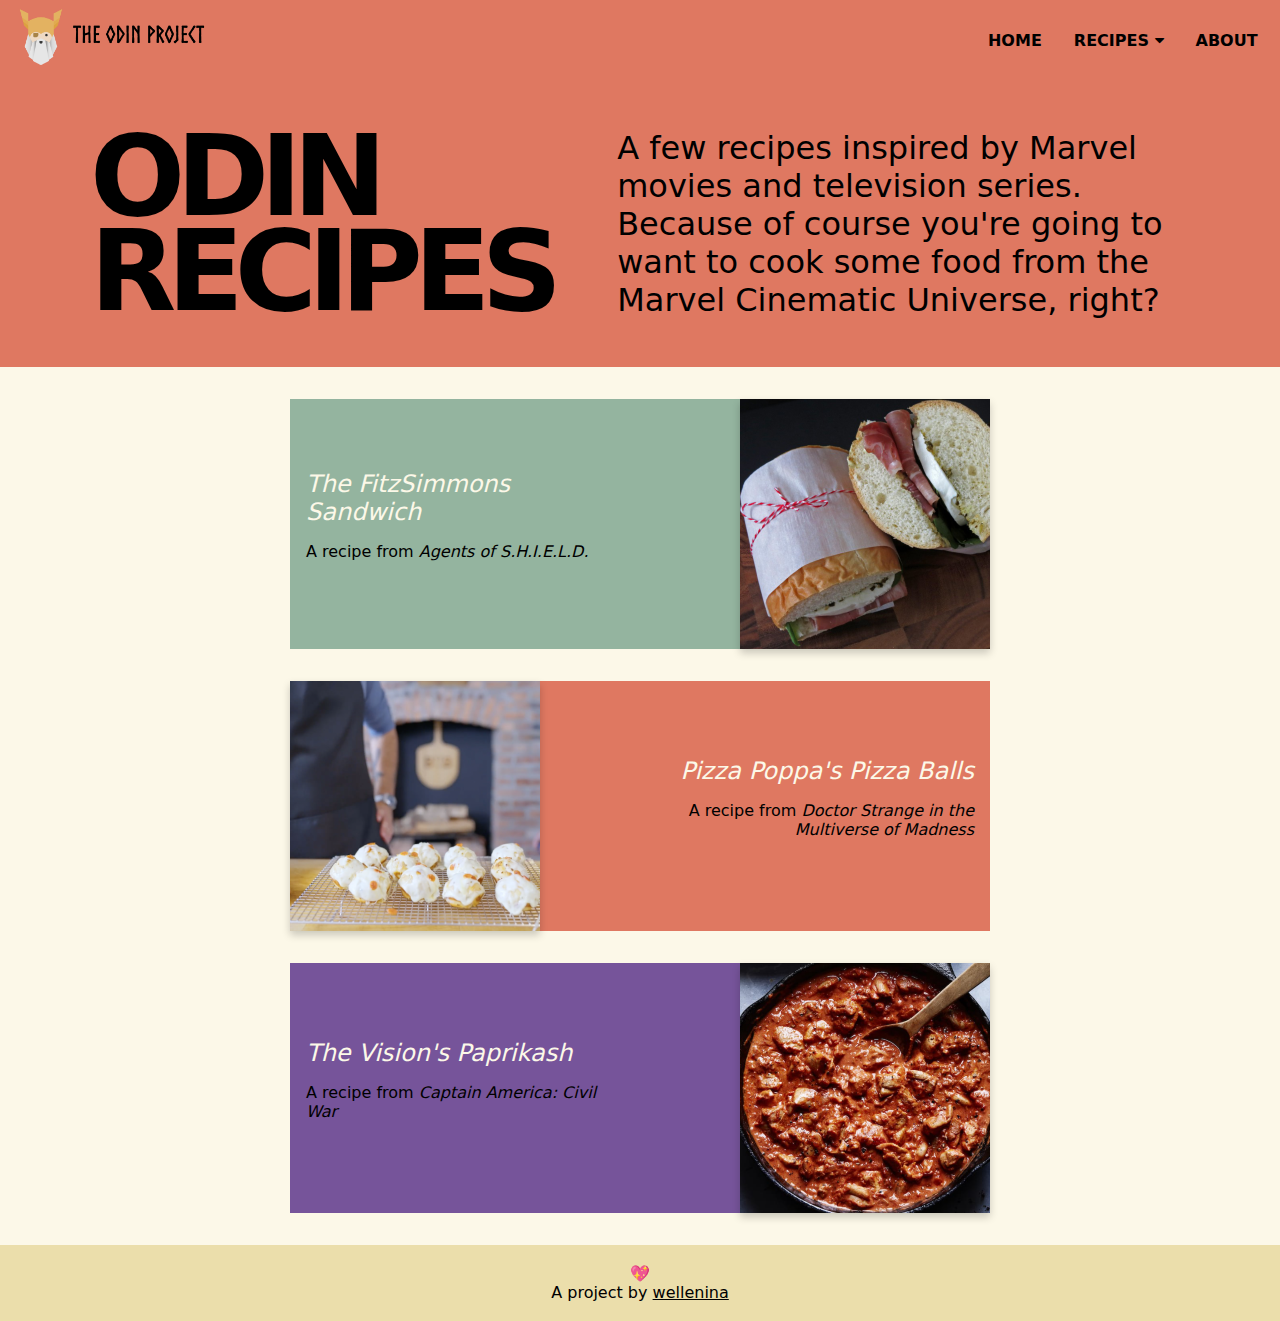
<file: index.html>
<!DOCTYPE html>

<html lang="en">
  <head>
    <meta charset="utf-8" />
    <title>Odin Recipes</title>
    <link rel="stylesheet" href="style.css" />
    <link
      rel="stylesheet"
      href="https://cdnjs.cloudflare.com/ajax/libs/font-awesome/4.7.0/css/font-awesome.min.css"
    />
  </head>

  <body>
      <div class="top-navbar">
        <a href="https://www.theodinproject.com/" target="_blank">
          <img id="odin" src="images/theOdinProject.png" alt="The Odin Project">
      </a>

        <div class="navbar">
          <a href="#">Home</a>

          <div class="subnav">
            <button class="subnavbtn">
              Recipes <i class="fa fa-caret-down"></i>
            </button>
            <div class="subnav-content">
              <a href="#fitzsimmons">The FitzSimmons Sandwich</a>
              <a href="#pizza">Pizza Poppa&apos;s Pizza Balls</a>
              <a href="#vision">The Vision&apos;s Paprikash</a>
            </div>
          </div>

          <a href="#footer">About</a>
        </div>
      </div>
      <div class="red">
      <header>
        <h1>Odin Recipes</h1>
        <p>
          A few recipes inspired by Marvel movies and television series.<br />Because
          of course you&apos;re going to want to cook some food from the Marvel
          Cinematic Universe, right?
        </p>
      </header>
    </div>

    <div class="recipe green" id="fitzsimmons">
      <div class="recipe-name">
        <a href="recipes/fitzsimmons.html">The FitzSimmons Sandwich</a>
        <p>A recipe from <em>Agents of S.H.I.E.L.D.</em></p>
      </div>

      <div class="flip">
        <div class="flip-inner">
          <div class="front">
            <img
              src="images/sandwich_index.png"
              alt="Prosciutto and buffalo mozzarella sandwich, with just a hint of homemade pesto aioli"
            />
          </div>

          <div class="back">
            <img
              src="images/agents_of_shield.png"
              alt="Agents of S.H.I.E.L.D."
            />
          </div>
        </div>
      </div>
    </div>

    <div class="recipe red" id="pizza">
      <div class="recipe-name">
        <a href="recipes/pizzapoppa.html">Pizza Poppa&apos;s Pizza Balls</a>
        <p>
          A recipe from <em>Doctor Strange in the Multiverse of Madness</em>
        </p>
      </div>

      <div class="flip">
        <div class="flip-inner">
          <div class="front">
            <img
              src="images/pizzaballs_index.png"
              alt="Freshly baked delicious pizza balls"
            />
          </div>

          <div class="back">
            <img
              src="images/doctor_strange.png"
              alt="Doctor Strange in the Multiverse of Madness"
            />
          </div>
        </div>
      </div>
    </div>

    <div class="recipe purple" id="vision">
      <div class="recipe-name">
        <a href="recipes/paprikash.html">The Vision&apos;s Paprikash</a>
        <p>A recipe from <em>Captain America: Civil War</em></p>
      </div>

      <div class="flip">
        <div class="flip-inner">
          <div class="front">
            <img
              src="images/paprikash_index.png"
              alt="A delicious Chicken Paprikash"
            />
          </div>

          <div class="back">
            <img src="images/civil_war.png" alt="Captain America: Civil War" />
          </div>
        </div>
      </div>
    </div>

    <footer id="footer">
      <p>
        &#x1F496; <br />
        A project by
        <a href="https://github.com/wellenina" target="_blank">wellenina</a>
      </p>
    </footer>
  </body>
</html>
</file>
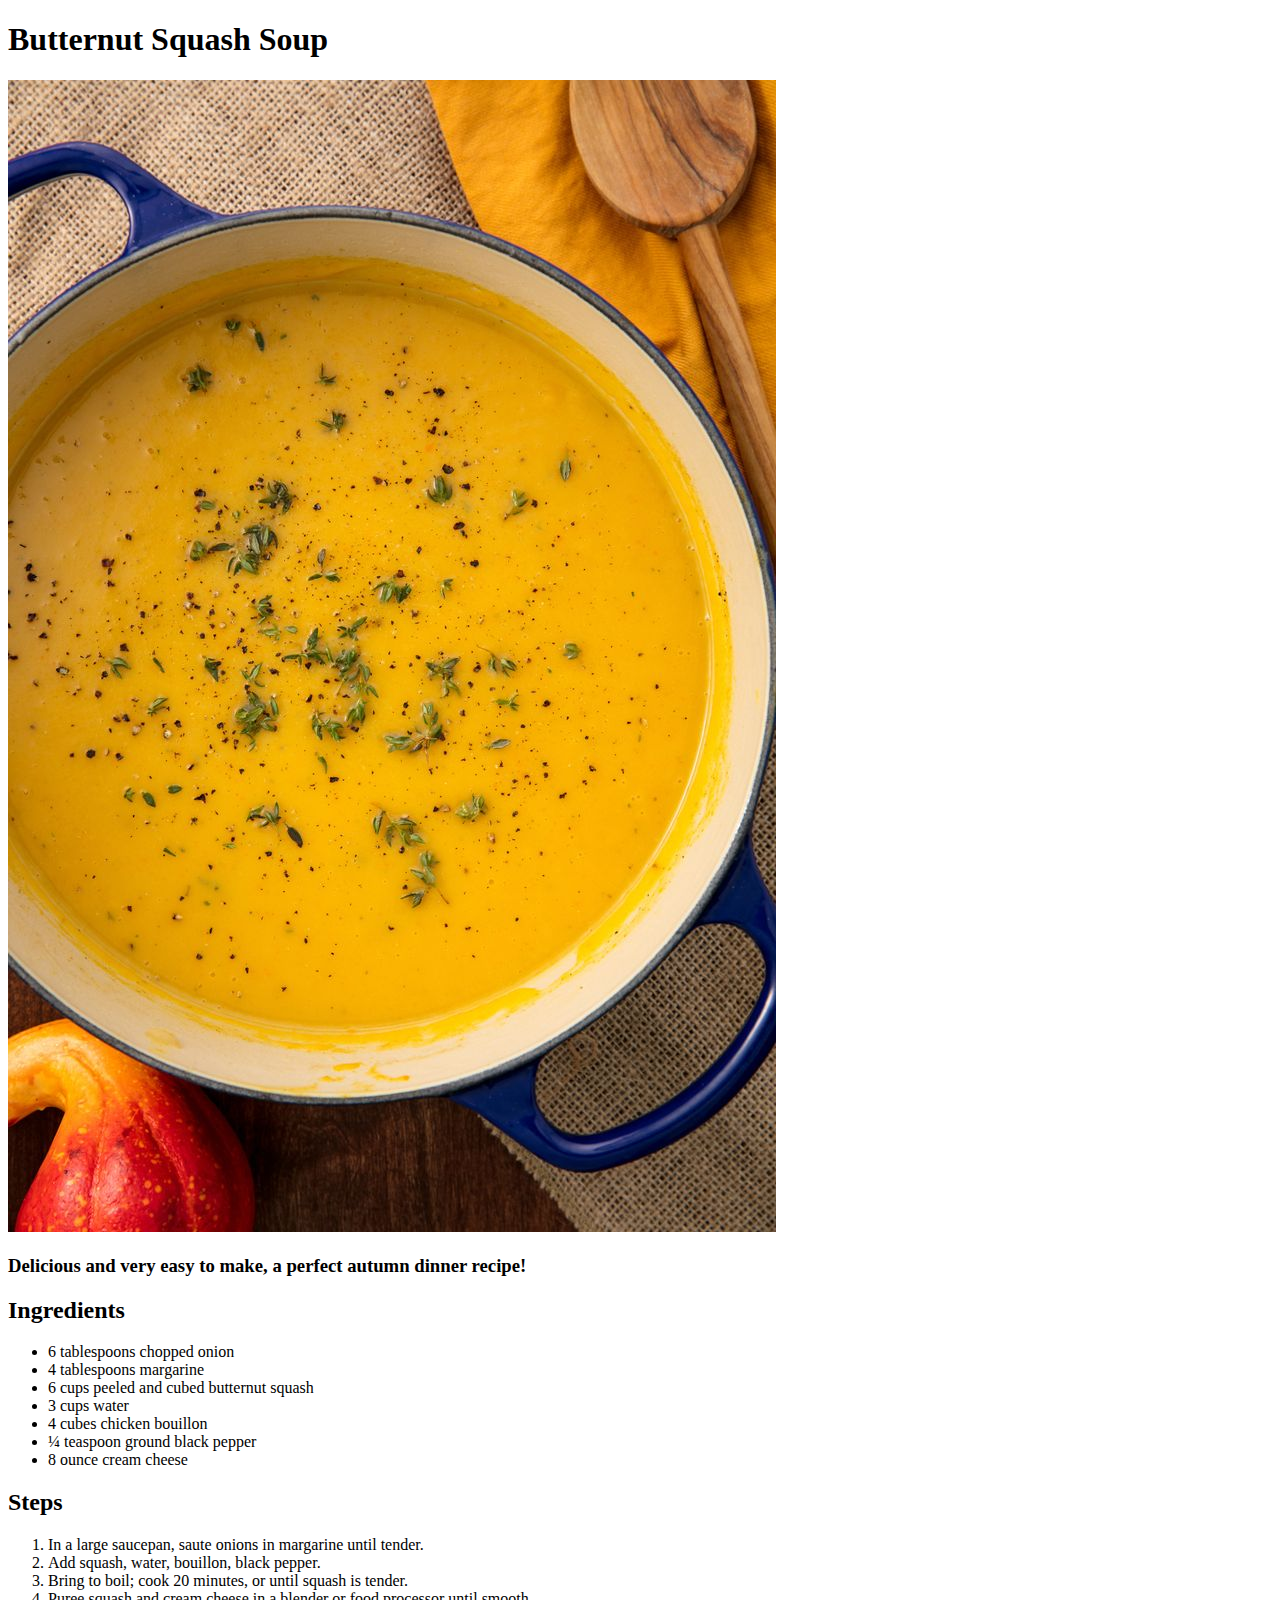
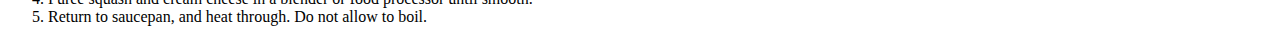
<file: odin-recipes/butternut-squash-soup.html>
<!DOCTYPE html>

<html>
    
    <head>
    <title>Butternut Squash Soup</title>
    <meta charset="utf-8">
    </head>

    <body>
        <h1>Butternut Squash Soup</h1>
        
        <img src="../images/soup.jpeg" alt="Butternut Squash Soup">
        
        <h3>Delicious and very easy to make, a perfect autumn dinner recipe!</h3>
        
        <h2>Ingredients</h2>
        
        <ul>
            <li>6 tablespoons chopped onion</li>
            <li>4 tablespoons margarine</li>
            <li>6 cups peeled and cubed butternut squash</li>
            <li>3 cups water</li>
            <li>4 cubes chicken bouillon</li>
            <li>¼ teaspoon ground black pepper</li>
            <li>8 ounce cream cheese</li>
        </ul>
        
        
       <h2>Steps</h2>
        
        <ol>
            <li>In a large saucepan, saute onions in margarine until tender.</li>
            <li>Add squash, water, bouillon, black pepper.</li>
            <li>Bring to boil; cook 20 minutes, or until squash is tender.</li>
            <li>Puree squash and cream cheese in a blender or food processor until smooth.</li>
            <li>Return to saucepan, and heat through. Do not allow to boil.</li>        
        </ol>    
        
    </body>

</html>
</file>
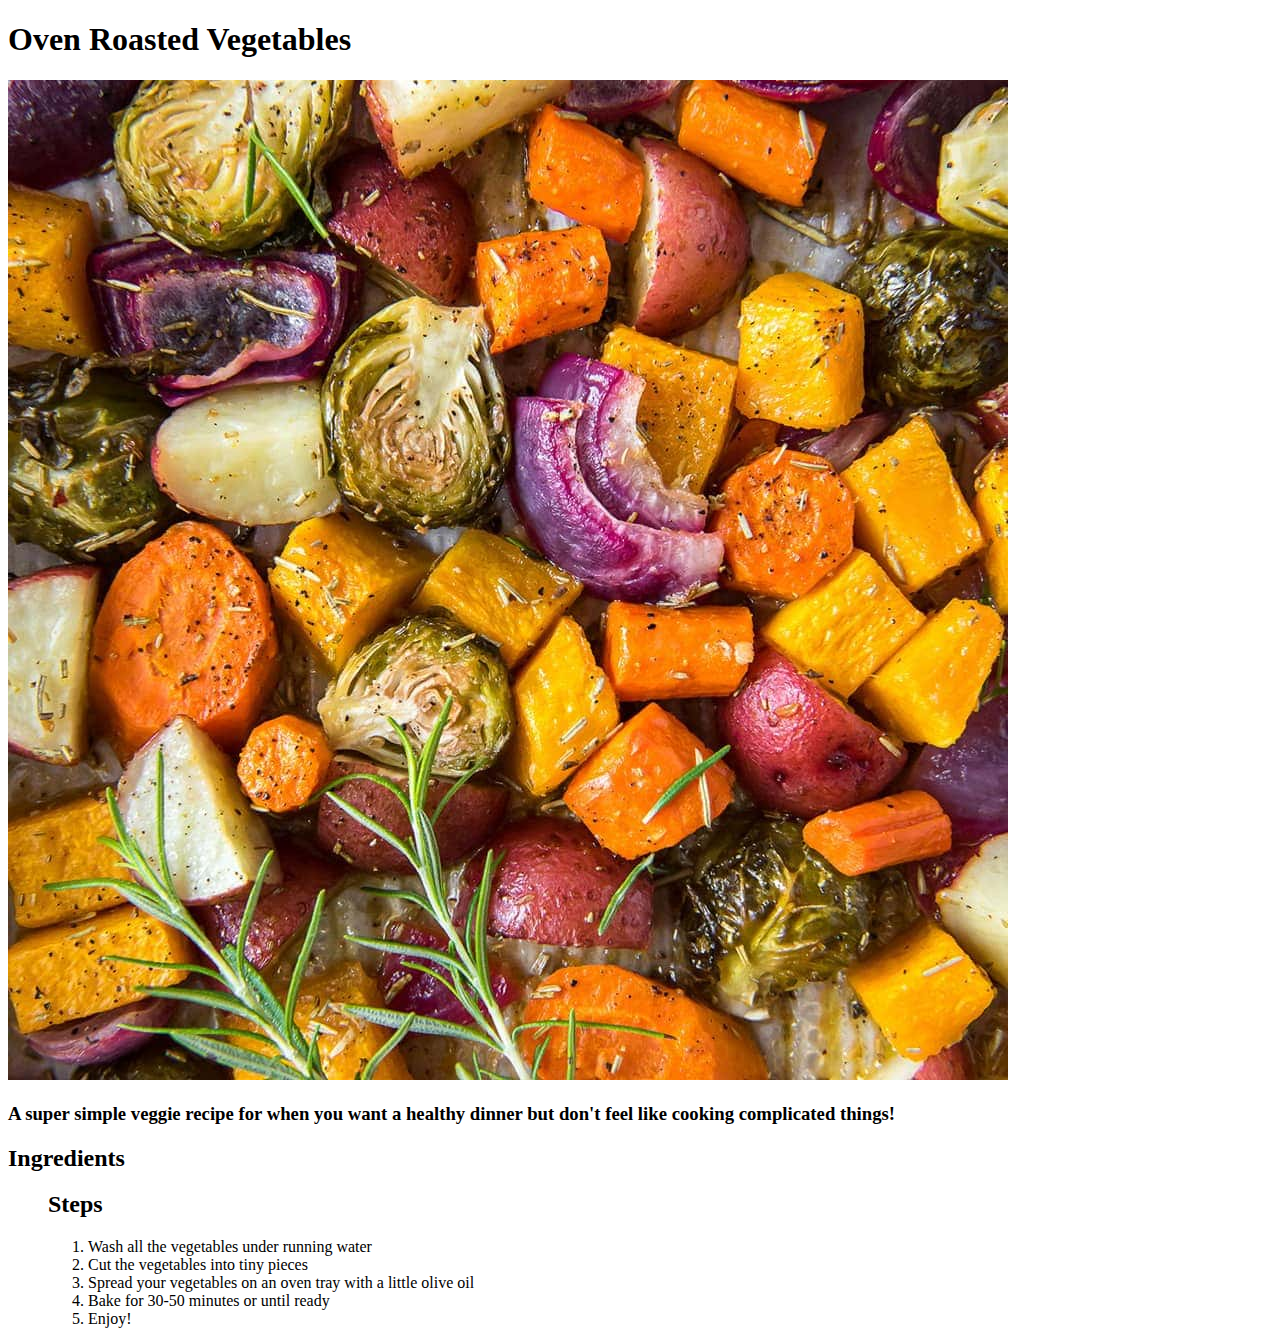
<file: odin-recipes/vegetables.html>
<!DOCTYPE html>

<html lang="en">

  <head>
    <title>Oven Roasted Vegetables</title>
    <meta charset="UTF-8">
  </head>

  <body>
    <h1>Oven Roasted Vegetables</h1>

    <img src="../images/vegetables.jpeg" alt="Oven Roasted Vegetables">

    <h3>A super simple veggie recipe for when you want a healthy dinner but don't feel like cooking complicated things!</h2>

    <h2>Ingredients</h2>
      <ul>

    <h2>Steps</h2>
      <ol>
        <li>Wash all the vegetables under running water</li>
        <li>Cut the vegetables into tiny pieces</li>
        <li>Spread your vegetables on an oven tray with a little olive oil</li>
        <li>Bake for 30-50 minutes or until ready</li>
        <li>Enjoy!</li>

  </body>

</html>
</file>
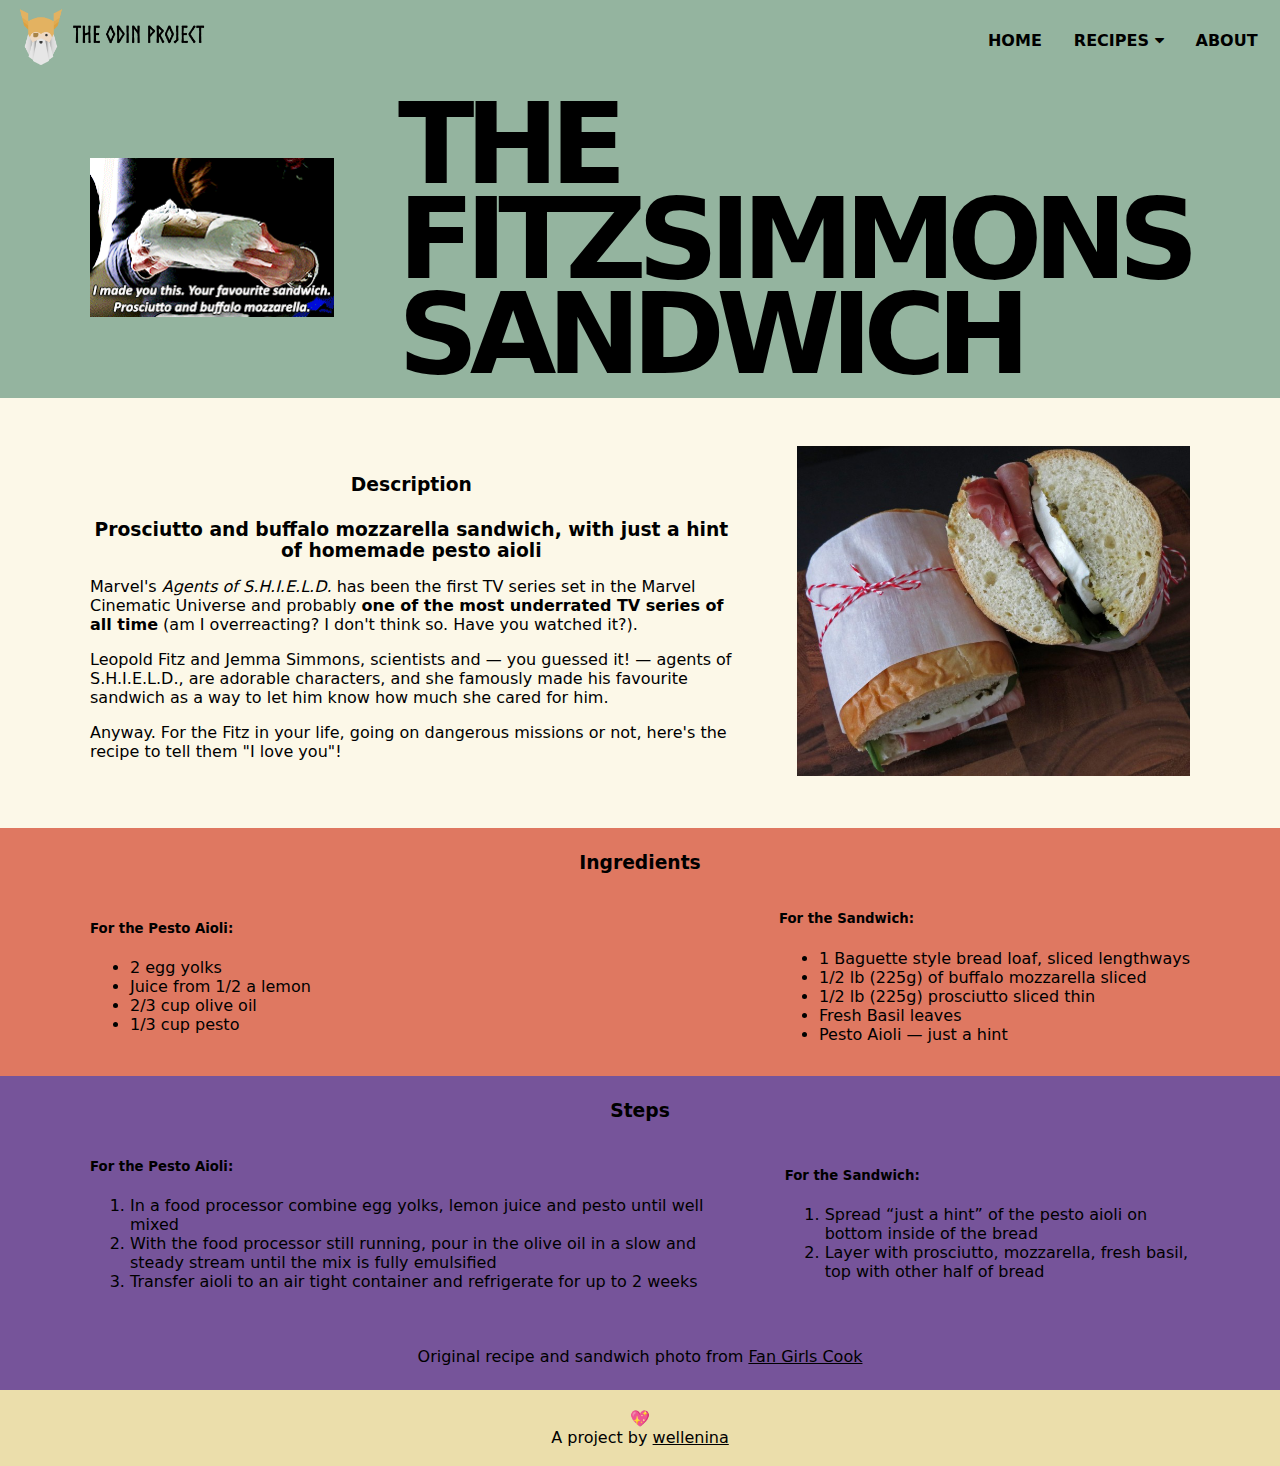
<file: recipes/fitzsimmons.html>
<!DOCTYPE html>

<html lang="en">
  <head>
    <meta charset="UTF-8" />
    <title>The FitzSimmons Sandwich</title>
    <link rel="stylesheet" href="../style.css" />
    <link
      rel="stylesheet"
      href="https://cdnjs.cloudflare.com/ajax/libs/font-awesome/4.7.0/css/font-awesome.min.css"
    />
  </head>

  <body class="page">
      <div class="top-navbar">
        <a href="https://www.theodinproject.com/" target="_blank">
          <img id="odin" src="../images/theOdinProject.png" alt="The Odin Project">
      </a>

        <div class="navbar">
          <a href="../index.html">Home</a>

          <div class="subnav">
            <button class="subnavbtn">
              Recipes <i class="fa fa-caret-down"></i>
            </button>
            <div class="subnav-content">
              <a href="pizzapoppa.html">Pizza Poppa&apos;s Pizza Balls</a>
              <a href="paprikash.html">The Vision&apos;s Paprikash</a>
            </div>
          </div>

          <a href="#footer">About</a>
        </div>
      </div>
      <div class="green">
      <header>
        <h1>The FitzSimmons Sandwich</h1>
        <div class="img-wrapper">
          <img
            src="../images/fitzsimmons.gif"
            alt="The scene from Agents of S.H.I.E.L.D. when Jemma gives the famous sandwich to Fitz"
          />
        </div>
      </header>
    </div>

    <div class="wrapper">
      <div>
        <h3>Description</h3>
        <h3>
          Prosciutto and buffalo mozzarella sandwich, with just a hint of
          homemade pesto aioli
        </h3>
        <p>
          Marvel's <em>Agents of S.H.I.E.L.D.</em> has been the first TV series
          set in the Marvel Cinematic Universe and probably
          <strong>one of the most underrated TV series of all time</strong> (am
          I overreacting? I don't think so. Have you watched it?).
        </p>
        <p>
          Leopold Fitz and Jemma Simmons, scientists and &#8212; you guessed it!
          &#8212; agents of S.H.I.E.L.D., are adorable characters, and she
          famously made his favourite sandwich as a way to let him know how much
          she cared for him.
        </p>
        <p>
          Anyway. For the Fitz in your life, going on dangerous missions or not,
          here's the recipe to tell them "I love you"!
        </p>
      </div>
      <div class="img-wrapper">
        <img
          src="../images/sandwich.jpg"
          alt="Prosciutto and buffalo mozzarella sandwich, with just a hint of homemade pesto aioli"
        />
      </div>
    </div>

    <div class="red">
      <h3>Ingredients</h3>
      <div class="wrapper">
        <div>
          <h5>For the Pesto Aioli:</h5>
          <ul>
            <li>2 egg yolks</li>
            <li>Juice from 1/2 a lemon</li>
            <li>2/3 cup olive oil</li>
            <li>1/3 cup pesto</li>
          </ul>
        </div>
        <div>
          <h5>For the Sandwich:</h5>
          <ul>
            <li>1 Baguette style bread loaf, sliced lengthways</li>
            <li>1/2 lb (225g) of buffalo mozzarella sliced</li>
            <li>1/2 lb (225g) prosciutto sliced thin</li>
            <li>Fresh Basil leaves</li>
            <li>Pesto Aioli &#8212; just a hint</li>
          </ul>
        </div>
      </div>
    </div>

    <div class="purple">
      <h3>Steps</h3>
      <div class="wrapper">
        <div>
          <h5>For the Pesto Aioli:</h5>
          <ol>
            <li>
              In a food processor combine egg yolks, lemon juice and pesto until
              well mixed
            </li>
            <li>
              With the food processor still running, pour in the olive oil in a
              slow and steady stream until the mix is fully emulsified
            </li>
            <li>
              Transfer aioli to an air tight container and refrigerate for up to
              2 weeks
            </li>
          </ol>
        </div>

        <div>
          <h5>For the Sandwich:</h5>
          <ol>
            <li>
              Spread &ldquo;just a hint&rdquo; of the pesto aioli on bottom
              inside of the bread
            </li>
            <li>
              Layer with prosciutto, mozzarella, fresh basil, top with other
              half of bread
            </li>
          </ol>
        </div>
      </div>
      <p>
        Original recipe and sandwich photo from
        <a
          href="http://fangirlscook.com/2015/05/the-fitzsimmons-sandwich/"
          target="_blank"
          >Fan Girls Cook</a
        >
      </p>
    </div>

    <footer id="footer">
      <p>
        &#x1F496; <br />
        A project by
        <a href="https://github.com/wellenina" target="_blank">wellenina</a>
      </p>
    </footer>
  </body>
</html>
</file>
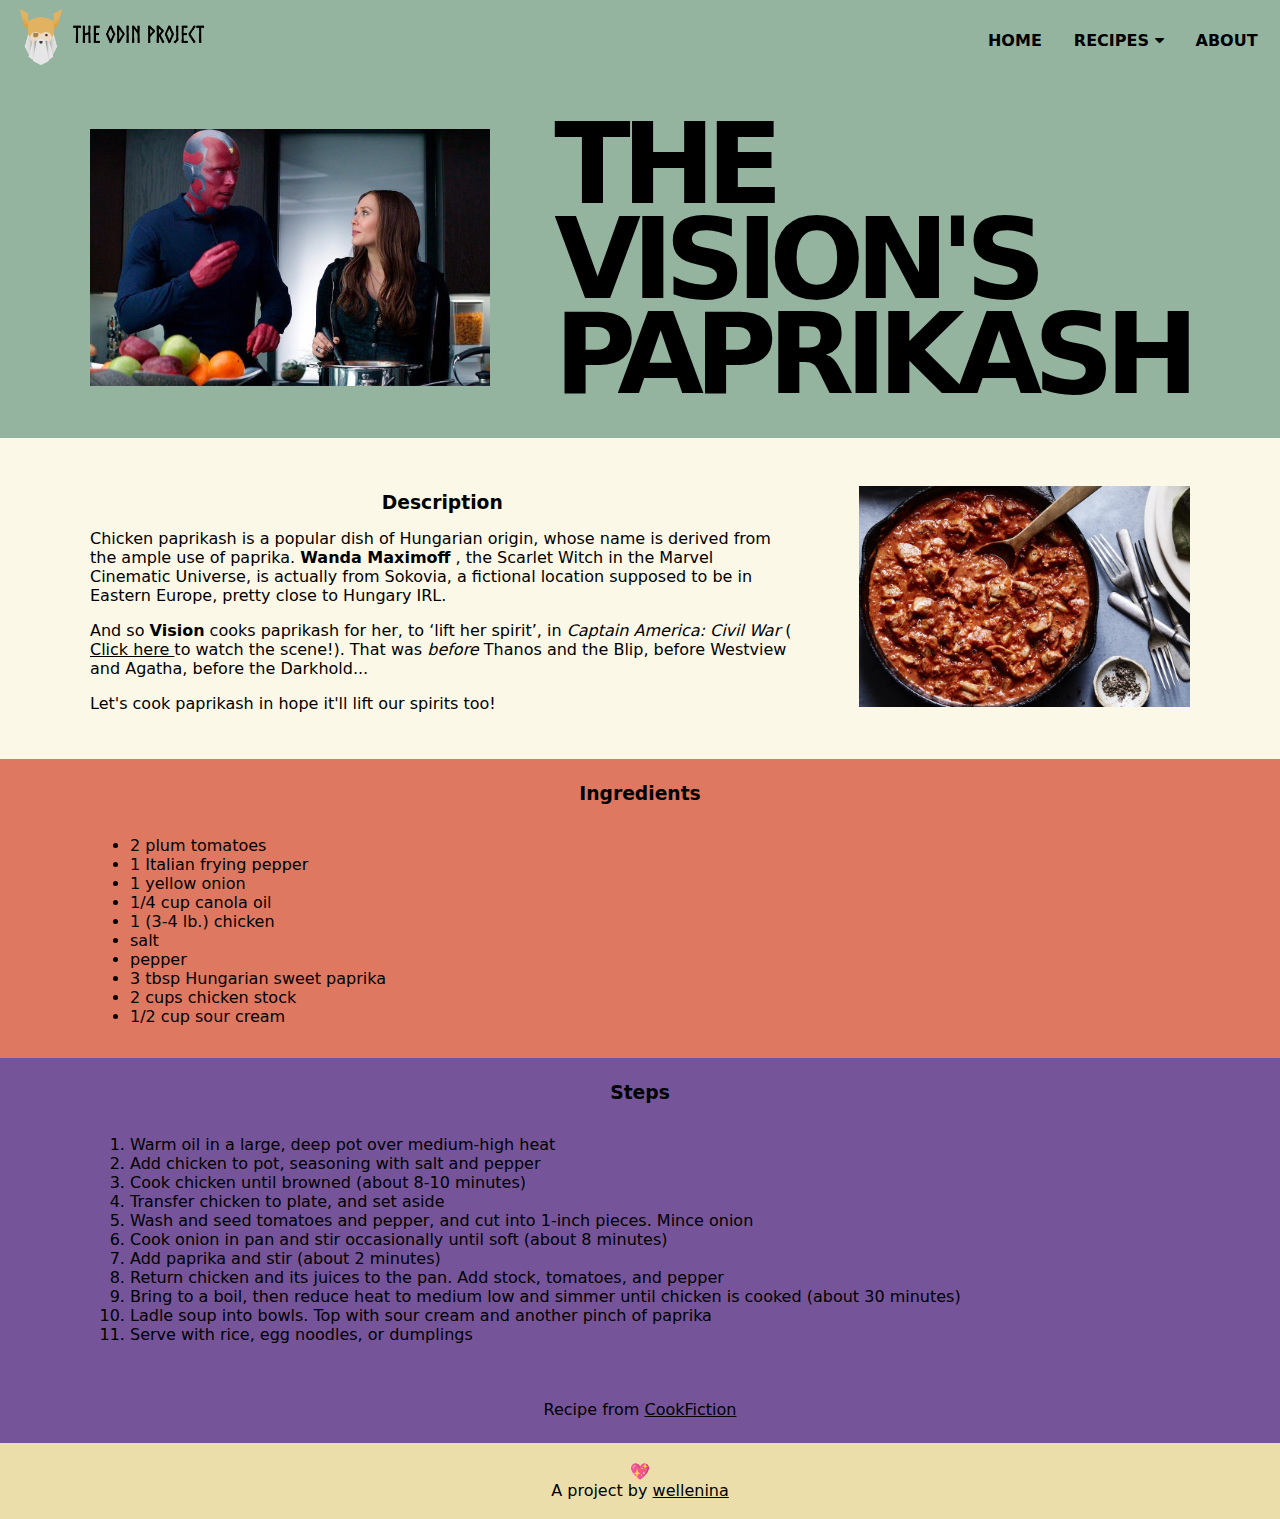
<file: recipes/paprikash.html>
<!DOCTYPE html>
<html lang="en">
    <head>
        <meta charset="UTF-8">
        <title>The Vision&apos;s Paprikash</title>
        <link rel="stylesheet" href="../style.css">
        <link rel="stylesheet" href="https://cdnjs.cloudflare.com/ajax/libs/font-awesome/4.7.0/css/font-awesome.min.css">
    </head>
    <body class="page">

            <div class="top-navbar">
              <a href="https://www.theodinproject.com/" target="_blank">
                <img id="odin" src="../images/theOdinProject.png" alt="The Odin Project">
            </a>
                <div class="navbar">
                    <a href="../index.html">Home</a>
                    <div class="subnav">
                        <button class="subnavbtn">Recipes
                            <i class="fa fa-caret-down"></i>
                        </button>
                        <div class="subnav-content">
                            <a href="fitzsimmons.html">The FitzSimmons Sandwich</a>
                            <a href="pizzapoppa.html">Pizza Poppa&apos;s Pizza Balls</a>
                        </div>
                    </div>
                    <a href="#footer">About</a>
                </div>
            </div>
            <div class="green">
            <header>
                <h1>The Vision&apos;s Paprikash</h1>
                <div class="img-wrapper">
                    <img src="../images/visionandwanda.jpg" alt="Vision and Wanda cooking chicken paprikash">
                </div>
            </header>
        </div>
        <div class="wrapper">
            <div>
                <h3>Description</h3>
                <p>
                    Chicken paprikash is a popular dish of Hungarian origin, whose name is
        derived from the ample use of paprika.
                    <strong>Wanda Maximoff</strong>
                    ,
        the Scarlet Witch in the Marvel Cinematic Universe, is actually from
        Sokovia, a fictional location supposed to be in Eastern Europe, pretty
        close to Hungary IRL.
                </p>
                <p>
                    And so
                    <strong>Vision</strong>
                    cooks paprikash for her, to &lsquo;lift
        her spirit&rsquo;, in
                    <em>Captain America: Civil War</em> (
                    <a href="https://youtu.be/tMikQR2srws" target="_blank">Click here
                    </a
        >
                    to watch the scene!). That was
                    <em>before</em>
                    Thanos and the Blip,
        before Westview and Agatha, before the Darkhold...
                </p>
                <p>Let's cook paprikash in hope it'll lift our spirits too!</p>
            </div>
            <div class="img-wrapper">
                <img src="../images/paprikash.jpg" alt="A delicious Chicken Paprikash">
            </div>
        </div>
        <div class="red">
            <h3>Ingredients</h3>
            <div class="wrapper">
                <ul>
                    <li>2 plum tomatoes</li>
                    <li>1 Italian frying pepper</li>
                    <li>1 yellow onion</li>
                    <li>1/4 cup canola oil</li>
                    <li>1 (3-4 lb.) chicken</li>
                    <li>salt</li>
                    <li>pepper</li>
                    <li>3 tbsp Hungarian sweet paprika</li>
                    <li>2 cups chicken stock</li>
                    <li>1/2 cup sour cream</li>
                </ul>
            </div>
        </div>
    </div>
    <div class="purple">
        <h3>Steps</h3>
        <div class="wrapper">
            <ol>
                <li>Warm oil in a large, deep pot over medium-high heat</li>
                <li>Add chicken to pot, seasoning with salt and pepper</li>
                <li>Cook chicken until browned (about 8-10 minutes)</li>
                <li>Transfer chicken to plate, and set aside</li>
                <li>
                    Wash and seed tomatoes and pepper, and cut into 1-inch pieces. Mince
          onion
                </li>
                <li>
                    Cook onion in pan and stir occasionally until soft (about 8 minutes)
                </li>
                <li>Add paprika and stir (about 2 minutes)</li>
                <li>
                    Return chicken and its juices to the pan. Add stock, tomatoes, and
          pepper
                </li>
                <li>
                    Bring to a boil, then reduce heat to medium low and simmer until
          chicken is cooked (about 30 minutes)
                </li>
                <li>
                    Ladle soup into bowls. Top with sour cream and another pinch of
          paprika
                </li>
                <li>Serve with rice, egg noodles, or dumplings</li>
            </ol>
        </div>
        <p>
            Recipe from
            <a href="http://cookfiction.com/recipes/the-visions-chicken-paprikash.html" target="_blank">CookFiction
            </a
        >
        </p>
    </div>
    <footer id="footer">
        <p>
            &#x1F496;
            <br>
            A project by
            <a href="https://github.com/wellenina" target="_blank">wellenina</a>
        </p>
    </footer>
</body>
</html>
</file>
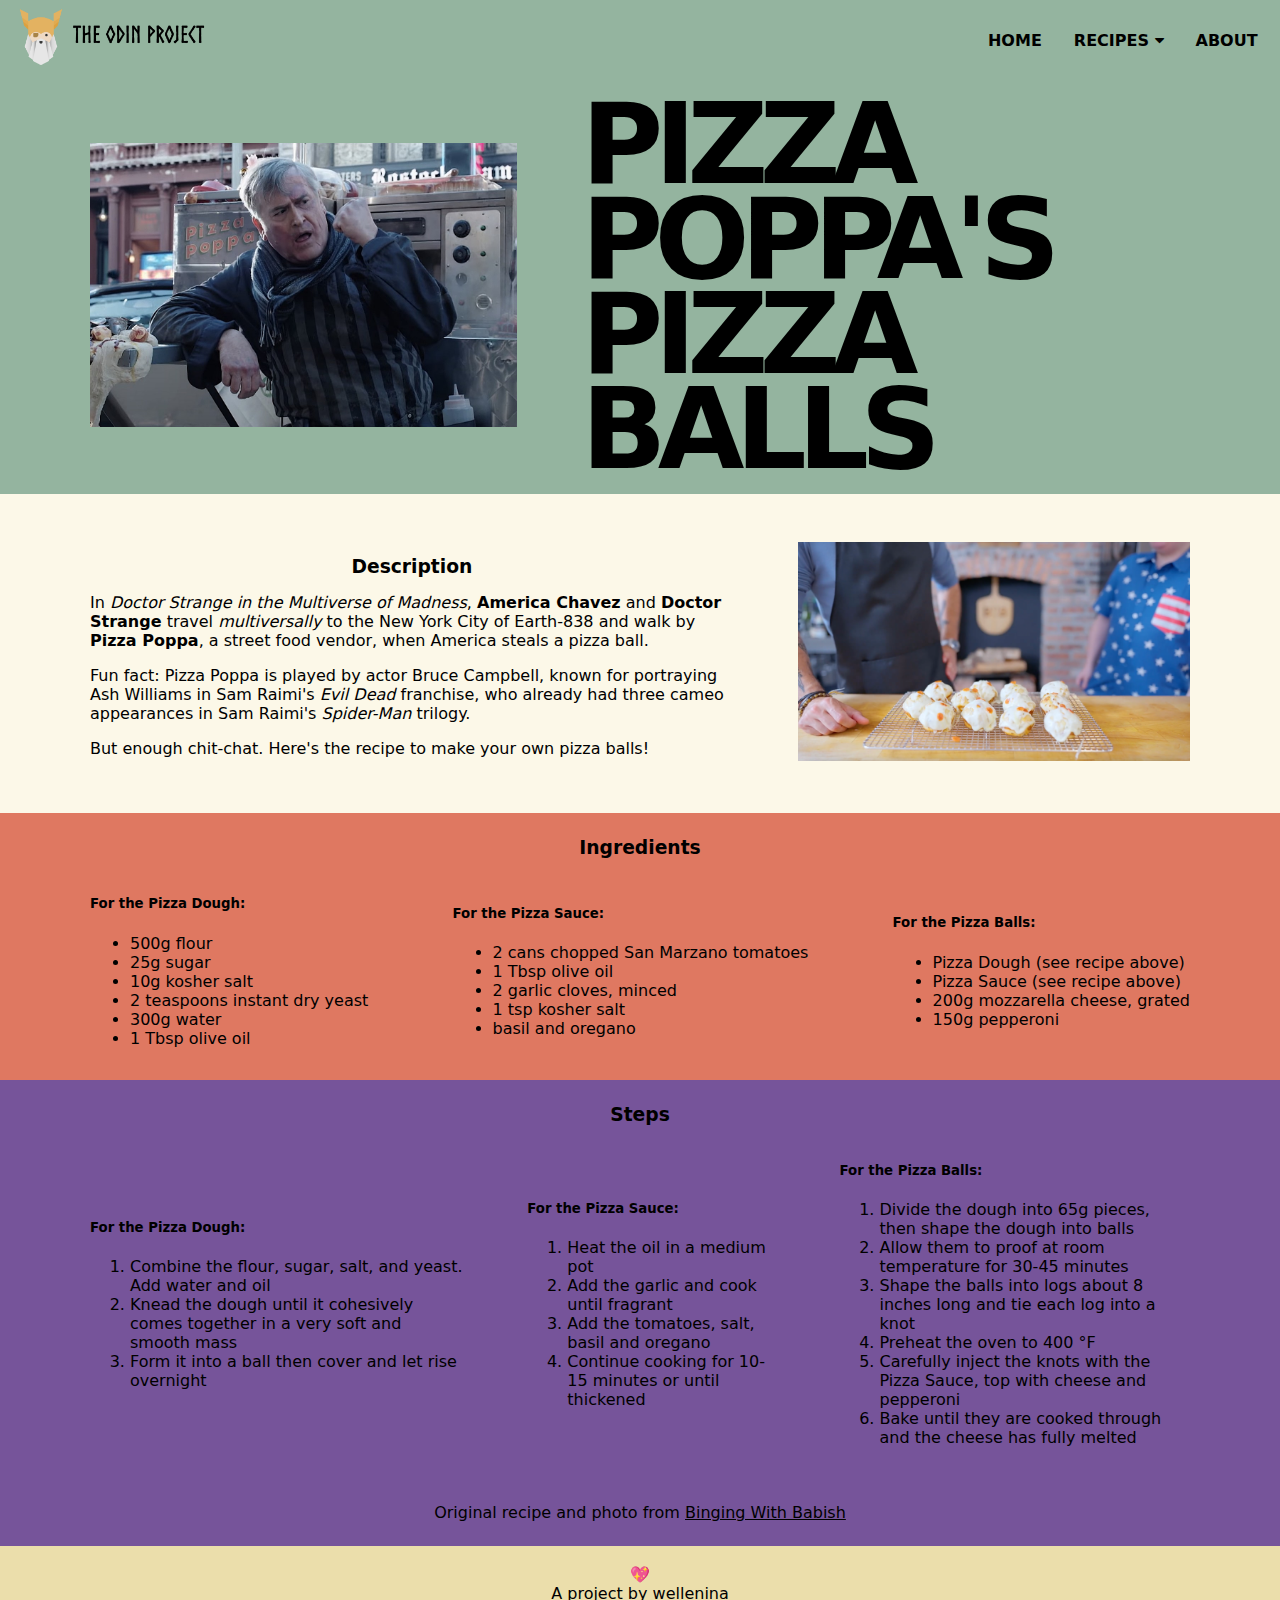
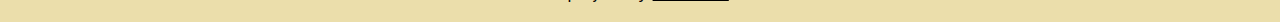
<file: recipes/pizzapoppa.html>
<!DOCTYPE html>

<html lang="en">
  <head>
    <meta charset="UTF-8" />
    <title>Pizza Poppa&apos;s Pizza Balls</title>
    <link rel="stylesheet" href="../style.css" />
    <link
      rel="stylesheet"
      href="https://cdnjs.cloudflare.com/ajax/libs/font-awesome/4.7.0/css/font-awesome.min.css"
    />
  </head>

  <body class="page">

      <div class="top-navbar">
        <a href="https://www.theodinproject.com/" target="_blank">
          <img id="odin" src="../images/theOdinProject.png" alt="The Odin Project">
      </a>

        <div class="navbar">
          <a href="../index.html">Home</a>

          <div class="subnav">
            <button class="subnavbtn">
              Recipes <i class="fa fa-caret-down"></i>
            </button>
            <div class="subnav-content">
              <a href="fitzsimmons.html">The FitzSimmons Sandwich</a>
              <a href="paprikash.html">The Vision&apos;s Paprikash</a>
            </div>
          </div>

          <a href="#footer">About</a>
        </div>
      </div>
      <div class="green">
      <header>
        <h1>Pizza Poppa&apos;s Pizza Balls</h1>
        <div class="img-wrapper">
          <img
            src="../images/pizzapoppa.jpeg"
            alt="Mr. Pizza Poppa in a scene from the movie Doctor Strange in the Multiverse of Madness"
          />
        </div>
      </header>
    </div>

    <div class="wrapper">
      <div>
        <h3>Description</h3>
        <p>
          In <em>Doctor Strange in the Multiverse of Madness</em>,
          <strong>America Chavez</strong> and
          <strong>Doctor Strange</strong> travel <em>multiversally</em> to the
          New York City of Earth-838 and walk by <strong>Pizza Poppa</strong>, a
          street food vendor, when America steals a pizza ball.
        </p>
        <p>
          Fun fact: Pizza Poppa is played by actor Bruce Campbell, known for
          portraying Ash Williams in Sam Raimi's <em>Evil Dead</em> franchise,
          who already had three cameo appearances in Sam Raimi's
          <em>Spider-Man</em> trilogy.
        </p>
        <p>
          But enough chit-chat. Here's the recipe to make your own pizza balls!
        </p>
      </div>
      <div class="img-wrapper">
        <img
          src="../images/pizzaballs.png"
          alt="Freshly baked delicious pizza balls"
        />
      </div>
    </div>

    <div class="red">
      <h3>Ingredients</h3>
      <div class="wrapper">
        <div>
          <h5>For the Pizza Dough:</h5>
          <ul>
            <li>500g flour</li>
            <li>25g sugar</li>
            <li>10g kosher salt</li>
            <li>2 teaspoons instant dry yeast</li>
            <li>300g water</li>
            <li>1 Tbsp olive oil</li>
          </ul>
        </div>

        <div>
          <h5>For the Pizza Sauce:</h5>
          <ul>
            <li>2 cans chopped San Marzano tomatoes</li>
            <li>1 Tbsp olive oil</li>
            <li>2 garlic cloves, minced</li>
            <li>1 tsp kosher salt</li>
            <li>basil and oregano</li>
          </ul>
        </div>

        <div>
          <h5>For the Pizza Balls:</h5>
          <ul>
            <li>Pizza Dough (see recipe above)</li>
            <li>Pizza Sauce (see recipe above)</li>
            <li>200g mozzarella cheese, grated</li>
            <li>150g pepperoni</li>
          </ul>
        </div>
      </div>
    </div>

    <div class="purple">
      <h3>Steps</h3>
      <div class="wrapper">
        <div>
          <h5>For the Pizza Dough:</h5>
          <ol>
            <li>
              Combine the flour, sugar, salt, and yeast. Add water and oil
            </li>
            <li>
              Knead the dough until it cohesively comes together in a very soft
              and smooth mass
            </li>
            <li>Form it into a ball then cover and let rise overnight</li>
          </ol>
        </div>

        <div>
          <h5>For the Pizza Sauce:</h5>
          <ol>
            <li>Heat the oil in a medium pot</li>
            <li>Add the garlic and cook until fragrant</li>
            <li>Add the tomatoes, salt, basil and oregano</li>
            <li>Continue cooking for 10-15 minutes or until thickened</li>
          </ol>
        </div>

        <div>
          <h5>For the Pizza Balls:</h5>
          <ol>
            <li>
              Divide the dough into 65g pieces, then shape the dough into balls
            </li>
            <li>Allow them to proof at room temperature for 30-45 minutes</li>
            <li>
              Shape the balls into logs about 8 inches long and tie each log
              into a knot
            </li>
            <li>Preheat the oven to 400 °F</li>
            <li>
              Carefully inject the knots with the Pizza Sauce, top with cheese
              and pepperoni
            </li>
            <li>
              Bake until they are cooked through and the cheese has fully melted
            </li>
          </ol>
        </div>
      </div>
      <p>
        Original recipe and photo from
        <a
          href="https://www.bingingwithbabish.com/recipes/pizza-balls-mom"
          target="_blank"
          >Binging With Babish</a
        >
      </p>
    </div>

    <footer id="footer">
      <p>
        &#x1F496; <br />
        A project by
        <a href="https://github.com/wellenina" target="_blank">wellenina</a>
      </p>
    </footer>
  </body>
</html>
</file>
<file: style.css>
html,
body {
  color: black;
  background-color: #fcf8e8;
  font-family: "Dejavu Sans", Arial, Verdana, sans-serif;
  margin: 0;
  padding: 0;
}

a {
  color: black;
}

p a:hover {
  color: #fcf8e8;
  text-shadow: 2px 2px 0px hotpink;
}

.top-navbar a,
.recipe-name a {
  text-decoration: none;
}

h1,
.top-navbar,
.subnavbtn {
  text-transform: uppercase;
  font-weight: 900;
  margin: 0;
}

.top-navbar {
  max-height: 6rem;
  display: flex;
  align-items: center;
  justify-content: space-between;
  padding: 0.4rem;
  position: -webkit-sticky;
  position: sticky;
  top: 0;
  z-index: 1;
}

#odin {
  height: 4rem;
  width: auto;
}

/* navigation + subnavigation menu */
.navbar,
.subnav {
  overflow: hidden;
}

.navbar a,
.subnav {
  float: left;
}

.navbar a,
.subnavbtn {
  font-size: 16px;
  text-align: center;
  padding: 14px 16px;
}

.subnavbtn {
  border: none;
  outline: none;
  background-color: inherit;
  font-family: inherit;
}

.navbar a:hover,
.subnav:hover .subnavbtn,
.subnav-content {
  background-color: #fcf8e8;
}

.subnav-content {
  display: none;
  position: absolute;
  right: 0;
  width: 100%;
  z-index: 1;
}

.subnav-content a {
  float: right;
}

.subnav-content a:hover {
  background-color: #76549a;
  color: #fcf8e8;
}

.subnav:hover .subnav-content {
  display: block;
}
/* end of navigation + subnavigation menu */

header,
.wrapper {
  max-width: 1100px;
  padding: 1em;
  margin: 0 auto;
}

.page header {
  flex-direction: row-reverse;
}

.img-wrapper {
  max-width: 500px;
  flex-basis: 100%;
  margin: 2rem 0;
}

.page img {
  width: 100%;
}

h1 {
  font-size: clamp(48px, 10vw, 7rem);
  line-height: 85%;
  letter-spacing: -0.08em;
}

header p {
  font-size: 2rem;
}

.recipe {
  max-width: 700px;
  margin: 2rem auto;
  text-align: center; /* on smaller screens only */
  display: flex;
  flex-direction: column; /* on smaller screens only */
  align-items: center;
  padding: 1em; /* on smaller screens only */
}

.green, .page .top-navbar {
  background-color: #94b49f;
}
.red, .top-navbar {
  background-color: #df7861;
}
.purple {
  background-color: #76549a;
}

.recipe img {
  max-height: 250px;
}

.recipe a {
  color: #fcf8e8;
  font-size: 1.5rem;
  font-style: italic;
  padding: 0 0.25rem;
  margin: 0 -0.25rem;
  transition: color 0.6s ease-in-out, box-shadow 0.6s ease-in-out;
  -webkit-box-decoration-break: clone;
  box-decoration-break: clone;
}

.recipe a:hover {
  color: black;
  box-shadow: inset 400px 0 0 0 #fcf8e8;
}

.recipe-name {
  padding: 1em;
  max-width: 300px;
}

h3 {
  text-align: center;
  margin: 0;
  padding-top: 1.5rem;
}

.page .purple p {
  text-align: center;
  margin: 0;
  padding: 1.5rem;
}

footer {
  text-align: center;
  background-color: rgba(210, 183, 80, 0.4);
  padding: 0.2rem 0;
}

/* for larger screens */
@media (min-width: 600px) {
  header,
  .wrapper {
    display: flex;
    justify-content: space-between;
    align-items: center;
    gap: 4rem;
  }
  .recipe {
    flex-direction: row;
    justify-content: space-between;
    text-align: start;
    padding: 0;
  }
  .recipe.red {
    flex-direction: row-reverse;
    text-align: end;
  }
}

/* flip animation effect */
.flip {
  background-color: transparent;
  width: 250px;
  height: 250px;
  perspective: 1000px;
}

.flip-inner {
  position: relative;
  width: 100%;
  height: 100%;
  transition: transform 0.6s;
  transform-style: preserve-3d;
  box-shadow: 0 4px 8px 0 rgba(0, 0, 0, 0.2);
}

.flip:hover .flip-inner {
  transform: rotateY(180deg);
}

.front,
.back {
  position: absolute;
  width: 100%;
  height: 100%;
  -webkit-backface-visibility: hidden;
  backface-visibility: hidden;
}

.back {
  transform: rotateY(180deg);
}
</file>
